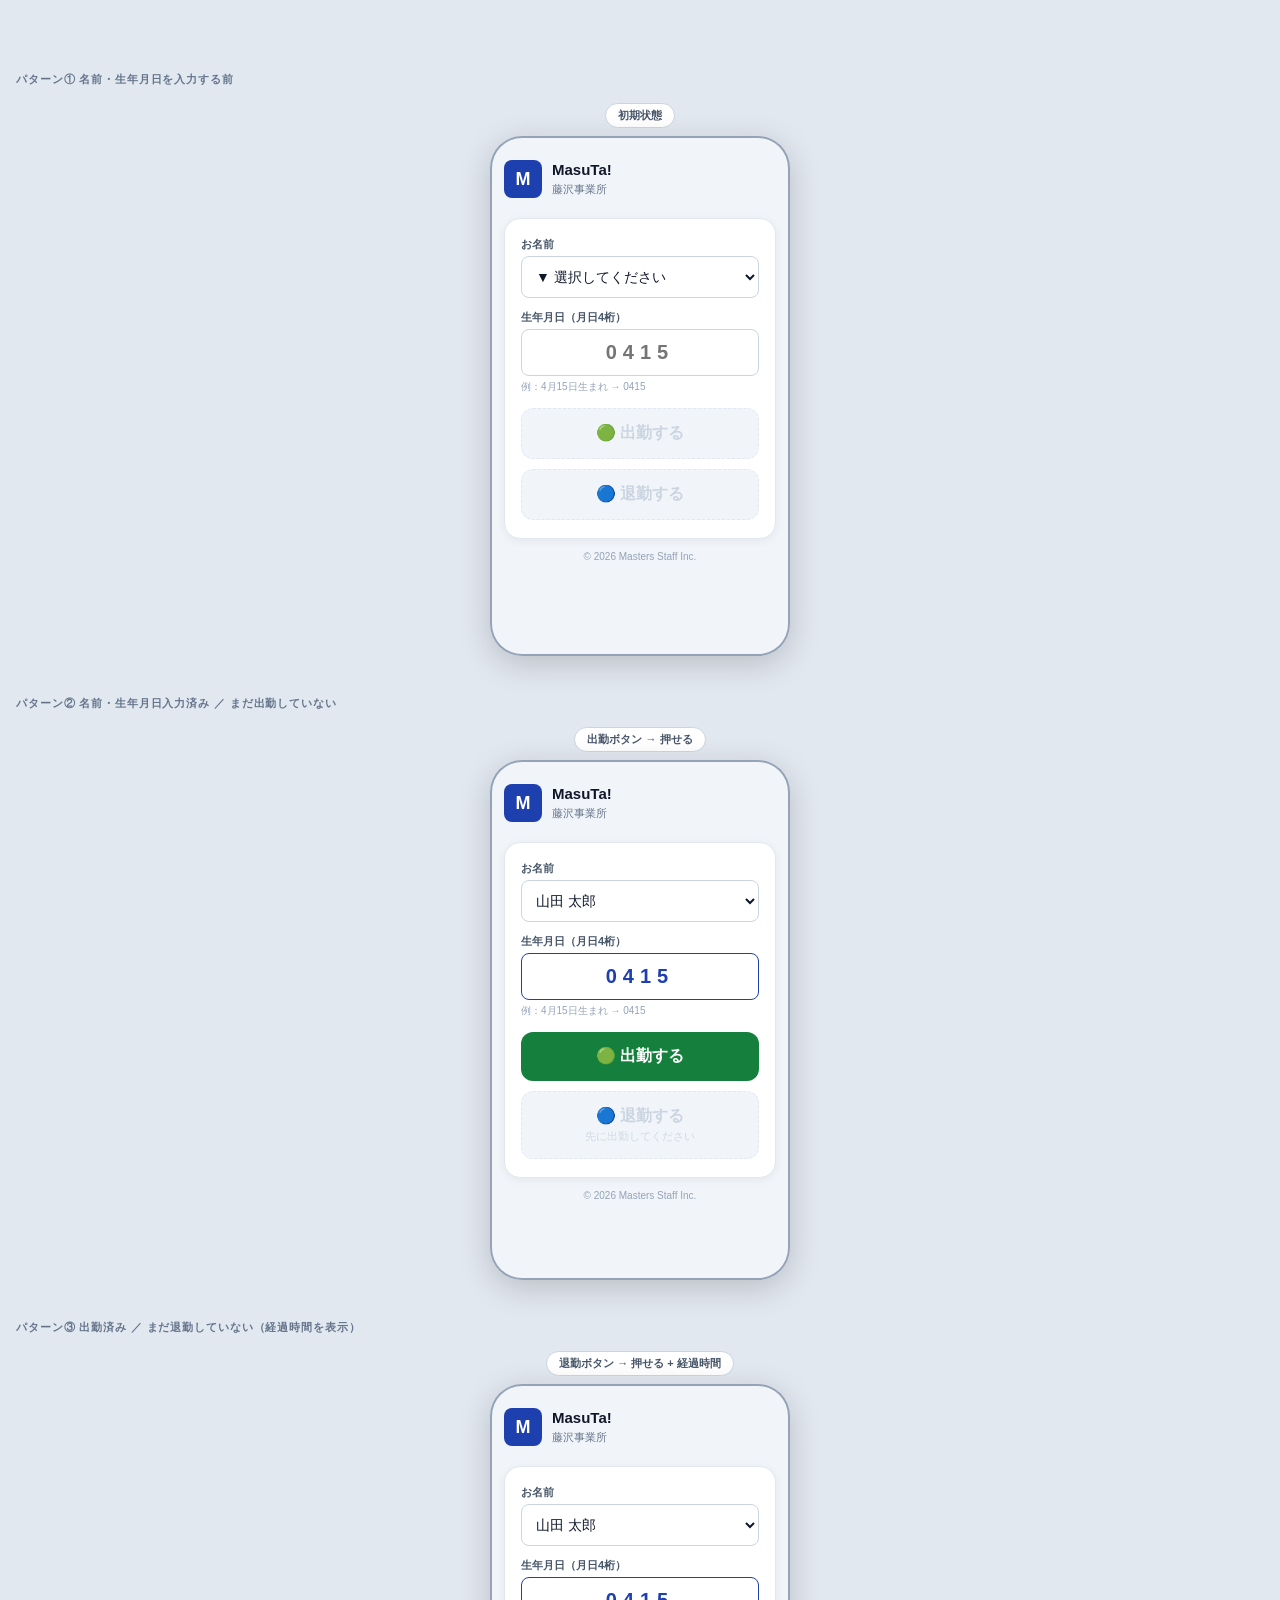
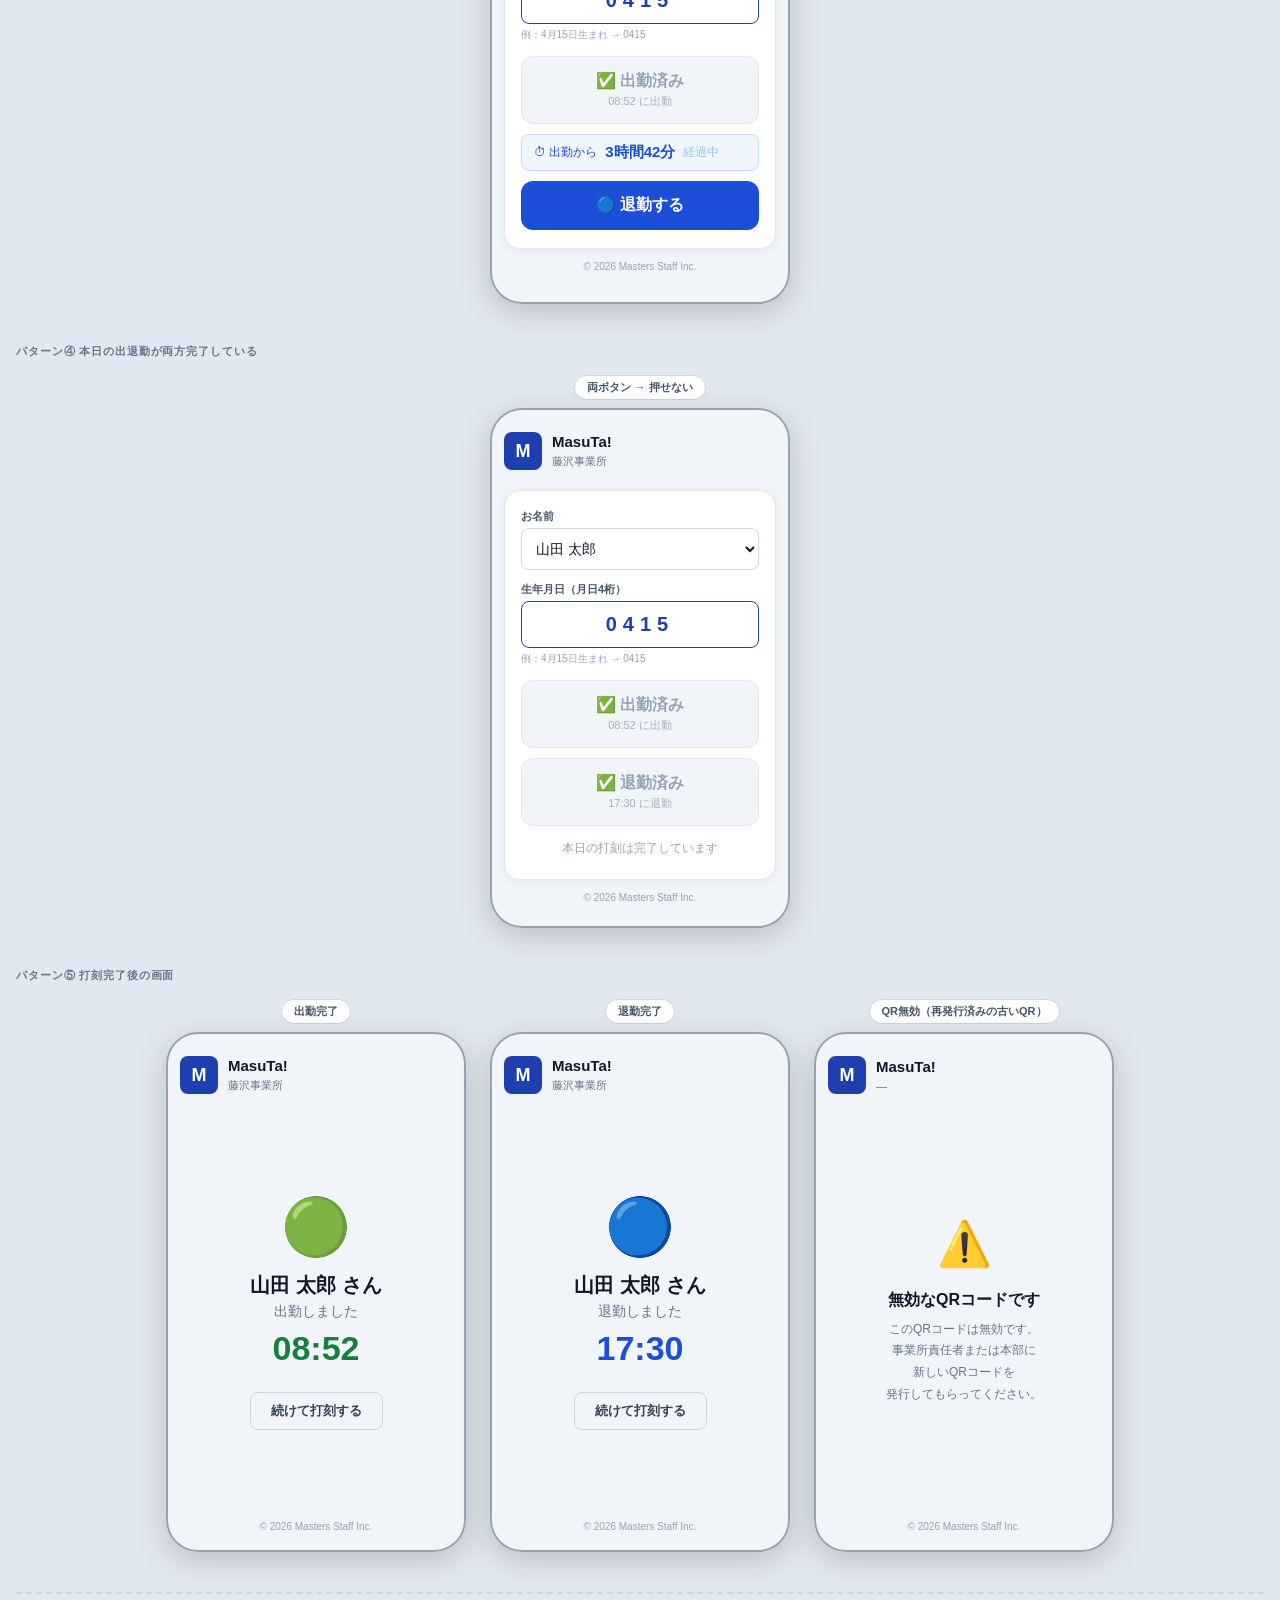
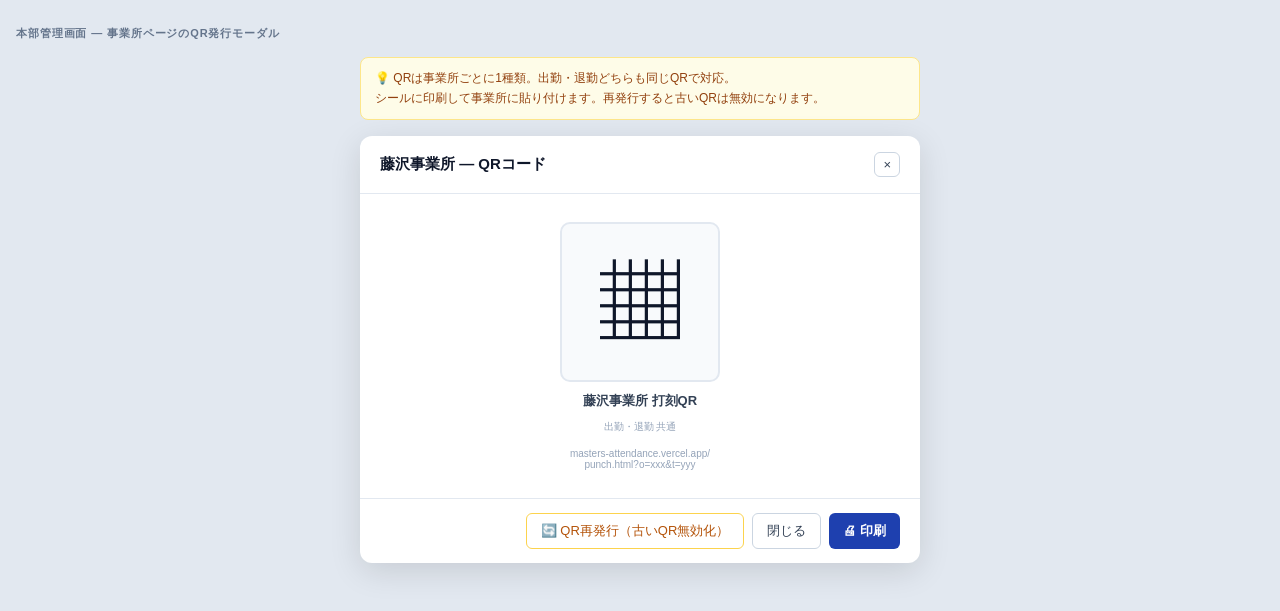
<file: mockup_punch.html>
<!DOCTYPE html>
<html lang="ja">
<head>
<meta charset="UTF-8" />
<meta name="viewport" content="width=device-width, initial-scale=1.0" />
<title>MasuTa! 打刻 UIモックアップ v2</title>
<style>
* { box-sizing: border-box; margin: 0; padding: 0; }
body {
  font-family: 'Hiragino Sans', -apple-system, sans-serif;
  background: #e2e8f0;
  padding: 32px 16px 48px;
  color: #0f172a;
  font-size: 15px;
}

h2 {
  font-size: 11px; color: #64748b; font-weight: 700;
  letter-spacing: .08em; text-transform: uppercase;
  margin-bottom: 16px; margin-top: 40px;
}

.phones { display: flex; gap: 24px; flex-wrap: wrap; justify-content: center; align-items: flex-start; }

.phone-wrap { display: flex; flex-direction: column; align-items: center; gap: 8px; }
.phone-label {
  font-size: 11px; color: #475569; font-weight: 700;
  background: #fff; border-radius: 20px; padding: 4px 12px;
  border: 1px solid #cbd5e1;
}

.phone {
  width: 300px;
  background: #f1f5f9;
  border-radius: 32px;
  padding: 24px 14px 20px;
  box-shadow: 0 8px 32px rgba(0,0,0,.18), inset 0 0 0 2px #94a3b8;
  min-height: 520px;
  display: flex;
  flex-direction: column;
  gap: 0;
}

/* ヘッダー */
.header { display: flex; align-items: center; gap: 10px; margin-bottom: 20px; }
.brand-sq {
  width: 38px; height: 38px; background: #1e40af; color: #fff;
  border-radius: 8px; font-size: 18px; font-weight: 700;
  display: grid; place-items: center; flex-shrink: 0;
}
.header-text strong { display: block; font-size: 15px; line-height: 1.2; }
.header-text span   { font-size: 11px; color: #64748b; }

/* カード */
.card {
  background: #fff; border: 1px solid #e2e8f0;
  border-radius: 16px; padding: 18px 16px;
  box-shadow: 0 2px 10px rgba(0,0,0,.06);
}

/* フォーム */
.field { display: flex; flex-direction: column; gap: 4px; margin-bottom: 12px; }
.field label { font-size: 11px; font-weight: 700; color: #475569; }
.field select, .field input {
  padding: 11px 10px; border: 1.5px solid #cbd5e1;
  border-radius: 8px; font-size: 14px; color: #0f172a;
  background: #fff; width: 100%;
}
.field input {
  text-align: center; letter-spacing: .3em;
  font-size: 20px; font-weight: 700;
}
.field input.filled { border-color: #1e40af; color: #1e40af; }
.hint { font-size: 10px; color: #94a3b8; }

/* ボタンエリア */
.btn-area { display: flex; flex-direction: column; gap: 10px; margin-top: 14px; }

.punch-btn {
  width: 100%; border: none; border-radius: 12px;
  font-size: 16px; font-weight: 700; padding: 0;
  display: flex; flex-direction: column;
  align-items: center; justify-content: center;
  overflow: hidden;
  transition: opacity .15s;
}
.punch-btn-inner {
  width: 100%; padding: 14px 12px;
  display: flex; flex-direction: column;
  align-items: center; gap: 2px;
}
.punch-btn .sub { font-size: 11px; font-weight: 500; opacity: .85; }

/* 出勤ボタン - アクティブ */
.btn-in-active  { background: #15803d; color: #fff; cursor: pointer; }
/* 退勤ボタン - アクティブ */
.btn-out-active { background: #1d4ed8; color: #fff; cursor: pointer; }

/* 出勤ボタン - 済み（グレー） */
.btn-in-done {
  background: #f1f5f9; color: #94a3b8;
  border: 1.5px solid #e2e8f0; cursor: not-allowed;
}
/* 退勤ボタン - 未出勤のため押せない */
.btn-out-disabled {
  background: #f1f5f9; color: #cbd5e1;
  border: 1.5px dashed #e2e8f0; cursor: not-allowed;
}
/* 両方済み */
.btn-done-both {
  background: #f8fafc; color: #94a3b8;
  border: 1.5px solid #e2e8f0; cursor: not-allowed;
  font-size: 13px; padding: 10px;
}

/* 経過時間バー */
.elapsed-bar {
  background: #eff6ff; border: 1px solid #bfdbfe;
  border-radius: 8px; padding: 8px 12px;
  display: flex; align-items: center; gap: 8px;
  font-size: 12px; color: #1d4ed8;
}
.elapsed-bar .time { font-weight: 700; font-size: 15px; font-variant-numeric: tabular-nums; }

/* 完了画面 */
.done-screen {
  flex: 1; display: flex; flex-direction: column;
  align-items: center; justify-content: center;
  text-align: center; gap: 4px;
}
.done-icon  { font-size: 56px; margin-bottom: 8px; }
.done-name  { font-size: 20px; font-weight: 700; }
.done-type  { font-size: 14px; color: #64748b; margin-bottom: 4px; }
.done-time  { font-size: 34px; font-weight: 700; font-variant-numeric: tabular-nums; margin-bottom: 20px; }
.done-time.in  { color: #15803d; }
.done-time.out { color: #1d4ed8; }
.btn-again {
  background: #f1f5f9; color: #334155;
  border: 1px solid #cbd5e1; padding: 9px 20px;
  border-radius: 8px; font-size: 13px; font-weight: 600;
}

/* 無効QR */
.invalid-screen {
  flex: 1; display: flex; flex-direction: column;
  align-items: center; justify-content: center;
  text-align: center; gap: 8px;
}
.invalid-screen p { font-size: 12px; color: #64748b; line-height: 1.8; }

footer { text-align: center; font-size: 10px; color: #94a3b8; margin-top: 12px; }

/* 区切り線 */
.divider { border: none; border-top: 2px dashed #cbd5e1; margin: 40px 0 0; }

/* 管理画面モーダル */
.modal-wrap {
  max-width: 560px; margin: 0 auto;
  background: #fff; border-radius: 12px;
  box-shadow: 0 8px 32px rgba(0,0,0,.12); overflow: hidden;
}
.modal-head {
  padding: 16px 20px; border-bottom: 1px solid #e2e8f0;
  display: flex; justify-content: space-between; align-items: center;
}
.modal-head h3 { font-size: 15px; margin: 0; }
.modal-body { padding: 28px; display: flex; gap: 40px; justify-content: center; }
.qr-block   { display: flex; flex-direction: column; align-items: center; gap: 10px; }
.qr-box     {
  width: 160px; height: 160px; border: 2px solid #e2e8f0;
  border-radius: 10px; display: grid; place-items: center;
  font-size: 80px; background: #f8fafc;
}
.qr-label   { font-size: 13px; font-weight: 700; color: #334155; }
.qr-note    { font-size: 10px; color: #94a3b8; text-align: center; }
.modal-foot {
  padding: 14px 20px; border-top: 1px solid #e2e8f0;
  display: flex; justify-content: flex-end; gap: 8px;
}
.m-btn-ghost   { background:#fff; color:#334155; border:1px solid #cbd5e1; padding:8px 14px; border-radius:6px; font-size:13px; font-weight:500; }
.m-btn-warn    { background:#fff; color:#b45309; border:1px solid #fcd34d; padding:8px 14px; border-radius:6px; font-size:13px; font-weight:500; }
.m-btn-primary { background:#1e40af; color:#fff; border:none; padding:8px 14px; border-radius:6px; font-size:13px; font-weight:600; }

.note-box {
  max-width: 560px; margin: 0 auto 16px;
  background: #fefce8; border: 1px solid #fde68a;
  border-radius: 8px; padding: 10px 14px;
  font-size: 12px; color: #92400e; line-height: 1.7;
}
</style>
</head>
<body>

<!-- ===== パターン1: 名前入力前 ===== -->
<h2>パターン① 名前・生年月日を入力する前</h2>
<div class="phones">
  <div class="phone-wrap">
    <div class="phone-label">初期状態</div>
    <div class="phone">
      <div class="header">
        <div class="brand-sq">M</div>
        <div class="header-text"><strong>MasuTa!</strong><span>藤沢事業所</span></div>
      </div>
      <div class="card">
        <div class="field">
          <label>お名前</label>
          <select><option>▼ 選択してください</option><option>山田 太郎</option><option>佐藤 花子</option></select>
        </div>
        <div class="field">
          <label>生年月日（月日4桁）</label>
          <input type="text" placeholder="0415" readonly />
          <span class="hint">例：4月15日生まれ → 0415</span>
        </div>
        <div class="btn-area">
          <div class="punch-btn btn-out-disabled"><div class="punch-btn-inner">🟢 出勤する</div></div>
          <div class="punch-btn btn-out-disabled"><div class="punch-btn-inner">🔵 退勤する</div></div>
        </div>
      </div>
      <footer>© 2026 Masters Staff Inc.</footer>
    </div>
  </div>
</div>

<!-- ===== パターン2: 未出勤 ===== -->
<h2>パターン② 名前・生年月日入力済み ／ まだ出勤していない</h2>
<div class="phones">
  <div class="phone-wrap">
    <div class="phone-label">出勤ボタン → 押せる</div>
    <div class="phone">
      <div class="header">
        <div class="brand-sq">M</div>
        <div class="header-text"><strong>MasuTa!</strong><span>藤沢事業所</span></div>
      </div>
      <div class="card">
        <div class="field">
          <label>お名前</label>
          <select><option>山田 太郎</option></select>
        </div>
        <div class="field">
          <label>生年月日（月日4桁）</label>
          <input type="text" class="filled" value="0415" readonly />
          <span class="hint">例：4月15日生まれ → 0415</span>
        </div>
        <div class="btn-area">
          <div class="punch-btn btn-in-active"><div class="punch-btn-inner">🟢 出勤する</div></div>
          <div class="punch-btn btn-out-disabled"><div class="punch-btn-inner" style="color:#cbd5e1">🔵 退勤する<span class="sub">先に出勤してください</span></div></div>
        </div>
      </div>
      <footer>© 2026 Masters Staff Inc.</footer>
    </div>
  </div>
</div>

<!-- ===== パターン3: 出勤済み・退勤前 ===== -->
<h2>パターン③ 出勤済み ／ まだ退勤していない（経過時間を表示）</h2>
<div class="phones">

  <div class="phone-wrap">
    <div class="phone-label">退勤ボタン → 押せる + 経過時間</div>
    <div class="phone">
      <div class="header">
        <div class="brand-sq">M</div>
        <div class="header-text"><strong>MasuTa!</strong><span>藤沢事業所</span></div>
      </div>
      <div class="card">
        <div class="field">
          <label>お名前</label>
          <select><option>山田 太郎</option></select>
        </div>
        <div class="field">
          <label>生年月日（月日4桁）</label>
          <input type="text" class="filled" value="0415" readonly />
          <span class="hint">例：4月15日生まれ → 0415</span>
        </div>
        <div class="btn-area">
          <div class="punch-btn btn-in-done">
            <div class="punch-btn-inner">✅ 出勤済み<span class="sub" style="color:#94a3b8">08:52 に出勤</span></div>
          </div>
          <div class="elapsed-bar">
            <span>⏱ 出勤から</span>
            <span class="time">3時間42分</span>
            <span style="color:#93c5fd">経過中</span>
          </div>
          <div class="punch-btn btn-out-active"><div class="punch-btn-inner">🔵 退勤する</div></div>
        </div>
      </div>
      <footer>© 2026 Masters Staff Inc.</footer>
    </div>
  </div>

</div>

<!-- ===== パターン4: 出勤・退勤両方完了 ===== -->
<h2>パターン④ 本日の出退勤が両方完了している</h2>
<div class="phones">
  <div class="phone-wrap">
    <div class="phone-label">両ボタン → 押せない</div>
    <div class="phone">
      <div class="header">
        <div class="brand-sq">M</div>
        <div class="header-text"><strong>MasuTa!</strong><span>藤沢事業所</span></div>
      </div>
      <div class="card">
        <div class="field">
          <label>お名前</label>
          <select><option>山田 太郎</option></select>
        </div>
        <div class="field">
          <label>生年月日（月日4桁）</label>
          <input type="text" class="filled" value="0415" readonly />
          <span class="hint">例：4月15日生まれ → 0415</span>
        </div>
        <div class="btn-area">
          <div class="punch-btn btn-in-done">
            <div class="punch-btn-inner">✅ 出勤済み<span class="sub" style="color:#94a3b8">08:52 に出勤</span></div>
          </div>
          <div class="punch-btn btn-in-done">
            <div class="punch-btn-inner">✅ 退勤済み<span class="sub" style="color:#94a3b8">17:30 に退勤</span></div>
          </div>
          <div style="text-align:center;font-size:12px;color:#94a3b8;padding:4px 0">本日の打刻は完了しています</div>
        </div>
      </div>
      <footer>© 2026 Masters Staff Inc.</footer>
    </div>
  </div>
</div>

<!-- ===== パターン5: 記録完了画面 ===== -->
<h2>パターン⑤ 打刻完了後の画面</h2>
<div class="phones">

  <div class="phone-wrap">
    <div class="phone-label">出勤完了</div>
    <div class="phone">
      <div class="header">
        <div class="brand-sq">M</div>
        <div class="header-text"><strong>MasuTa!</strong><span>藤沢事業所</span></div>
      </div>
      <div class="done-screen">
        <div class="done-icon">🟢</div>
        <div class="done-name">山田 太郎 さん</div>
        <div class="done-type">出勤しました</div>
        <div class="done-time in">08:52</div>
        <button class="btn-again">続けて打刻する</button>
      </div>
      <footer>© 2026 Masters Staff Inc.</footer>
    </div>
  </div>

  <div class="phone-wrap">
    <div class="phone-label">退勤完了</div>
    <div class="phone">
      <div class="header">
        <div class="brand-sq">M</div>
        <div class="header-text"><strong>MasuTa!</strong><span>藤沢事業所</span></div>
      </div>
      <div class="done-screen">
        <div class="done-icon">🔵</div>
        <div class="done-name">山田 太郎 さん</div>
        <div class="done-type">退勤しました</div>
        <div class="done-time out">17:30</div>
        <button class="btn-again">続けて打刻する</button>
      </div>
      <footer>© 2026 Masters Staff Inc.</footer>
    </div>
  </div>

  <div class="phone-wrap">
    <div class="phone-label">QR無効（再発行済みの古いQR）</div>
    <div class="phone">
      <div class="header">
        <div class="brand-sq">M</div>
        <div class="header-text"><strong>MasuTa!</strong><span>—</span></div>
      </div>
      <div class="invalid-screen">
        <div style="font-size:44px;margin-bottom:12px">⚠️</div>
        <strong style="font-size:16px">無効なQRコードです</strong>
        <p>このQRコードは無効です。<br>事業所責任者または本部に<br>新しいQRコードを<br>発行してもらってください。</p>
      </div>
      <footer>© 2026 Masters Staff Inc.</footer>
    </div>
  </div>

</div>

<!-- ===== 本部管理画面 QR発行モーダル ===== -->
<hr class="divider" />
<h2 style="margin-top:32px">本部管理画面 — 事業所ページのQR発行モーダル</h2>
<div class="note-box">
  💡 QRは事業所ごとに1種類。出勤・退勤どちらも同じQRで対応。<br>
  シールに印刷して事業所に貼り付けます。再発行すると古いQRは無効になります。
</div>
<div class="modal-wrap">
  <div class="modal-head">
    <h3>藤沢事業所 — QRコード</h3>
    <button class="m-btn-ghost" style="padding:4px 8px">×</button>
  </div>
  <div class="modal-body">
    <div class="qr-block">
      <div class="qr-box">▦</div>
      <div class="qr-label">藤沢事業所 打刻QR</div>
      <div class="qr-note">出勤・退勤 共通</div>
      <div class="qr-note" style="margin-top:4px">masters-attendance.vercel.app/<br>punch.html?o=xxx&t=yyy</div>
    </div>
  </div>
  <div class="modal-foot">
    <button class="m-btn-warn">🔄 QR再発行（古いQR無効化）</button>
    <button class="m-btn-ghost">閉じる</button>
    <button class="m-btn-primary">🖨 印刷</button>
  </div>
</div>

</body>
</html>
</file>
